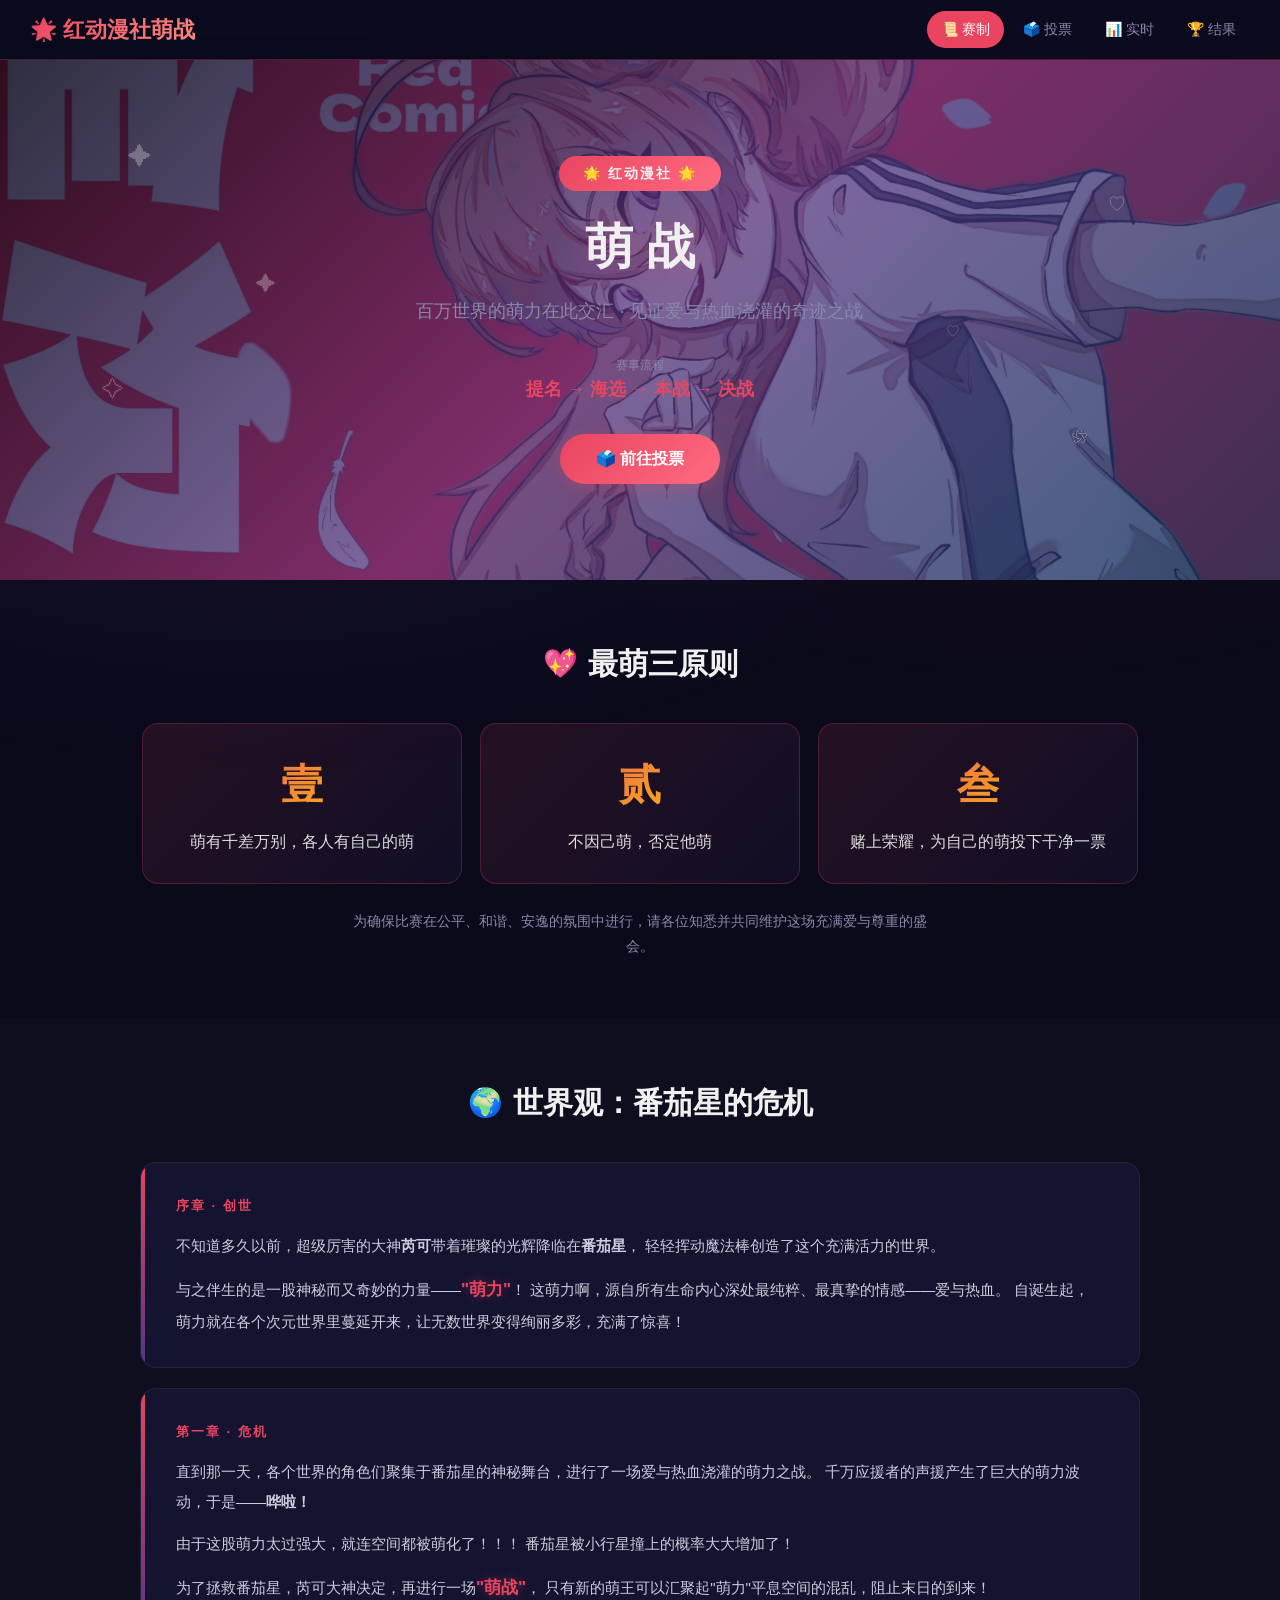
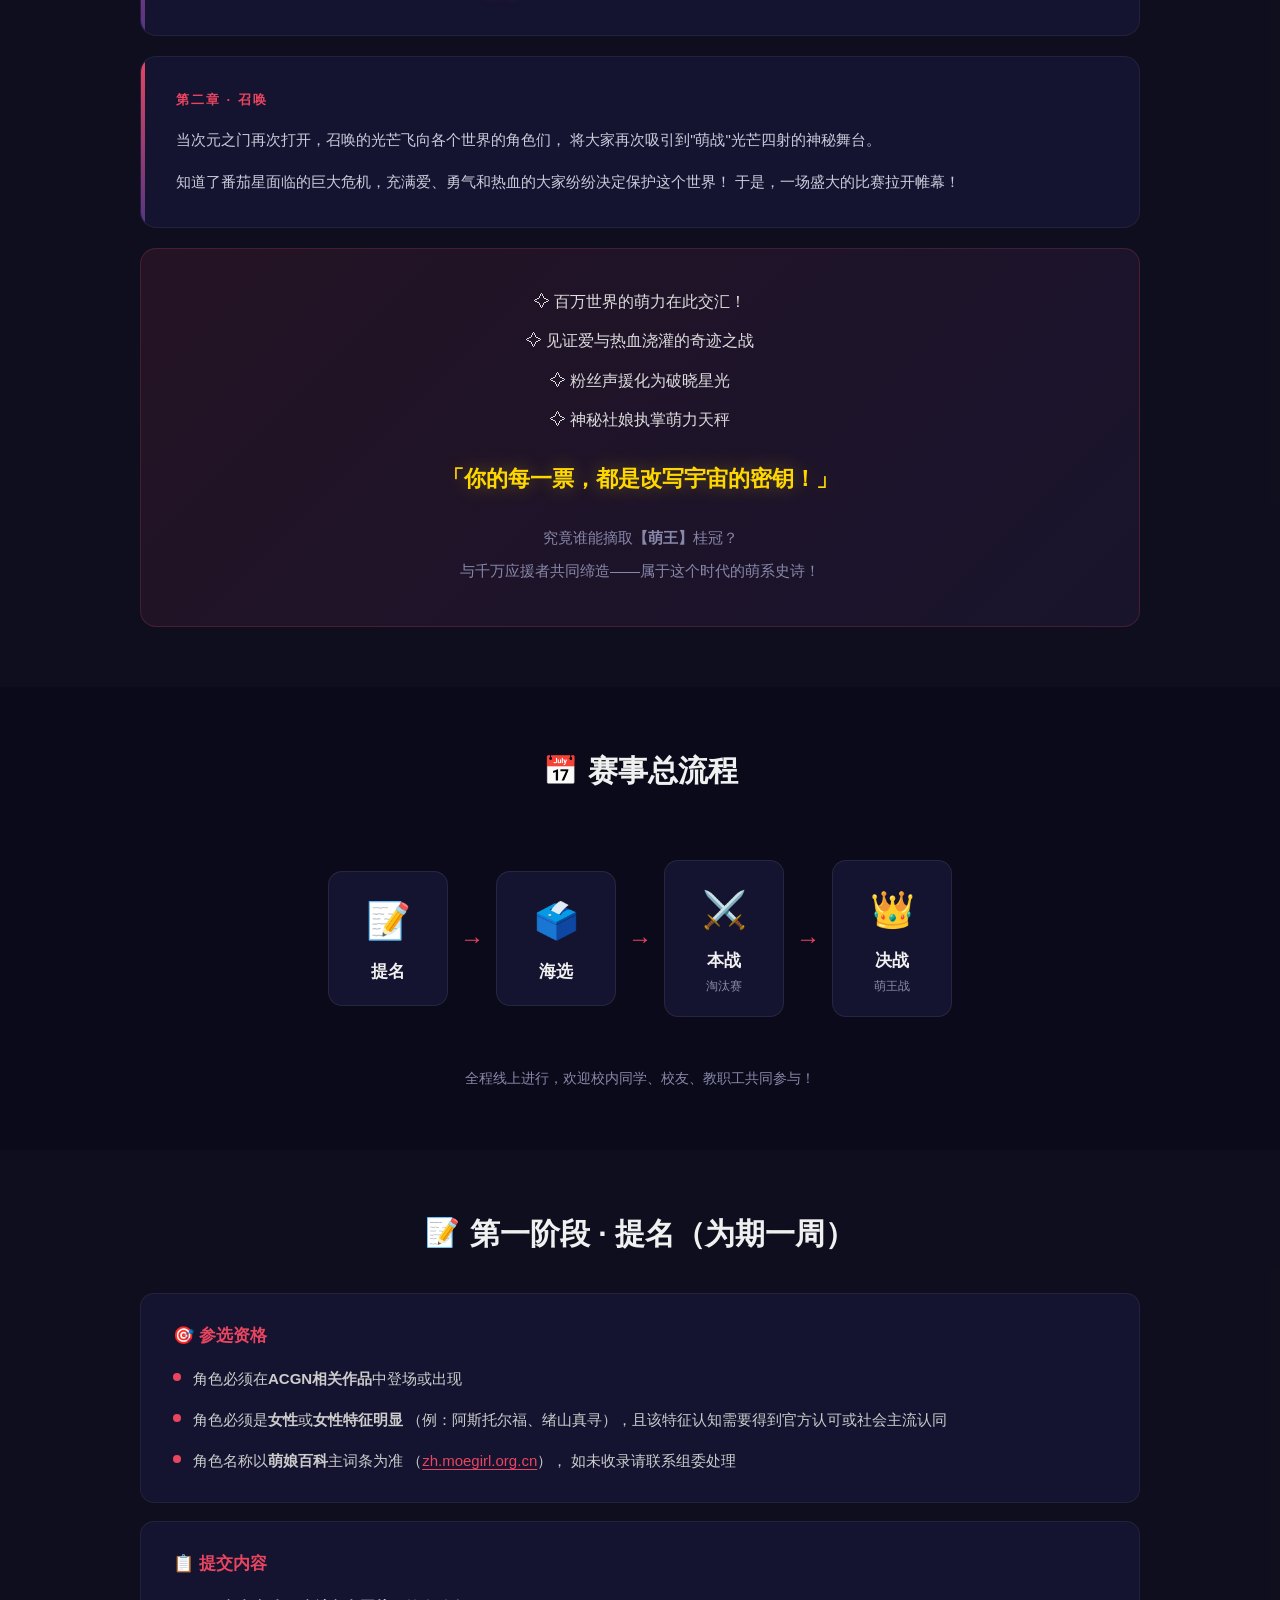
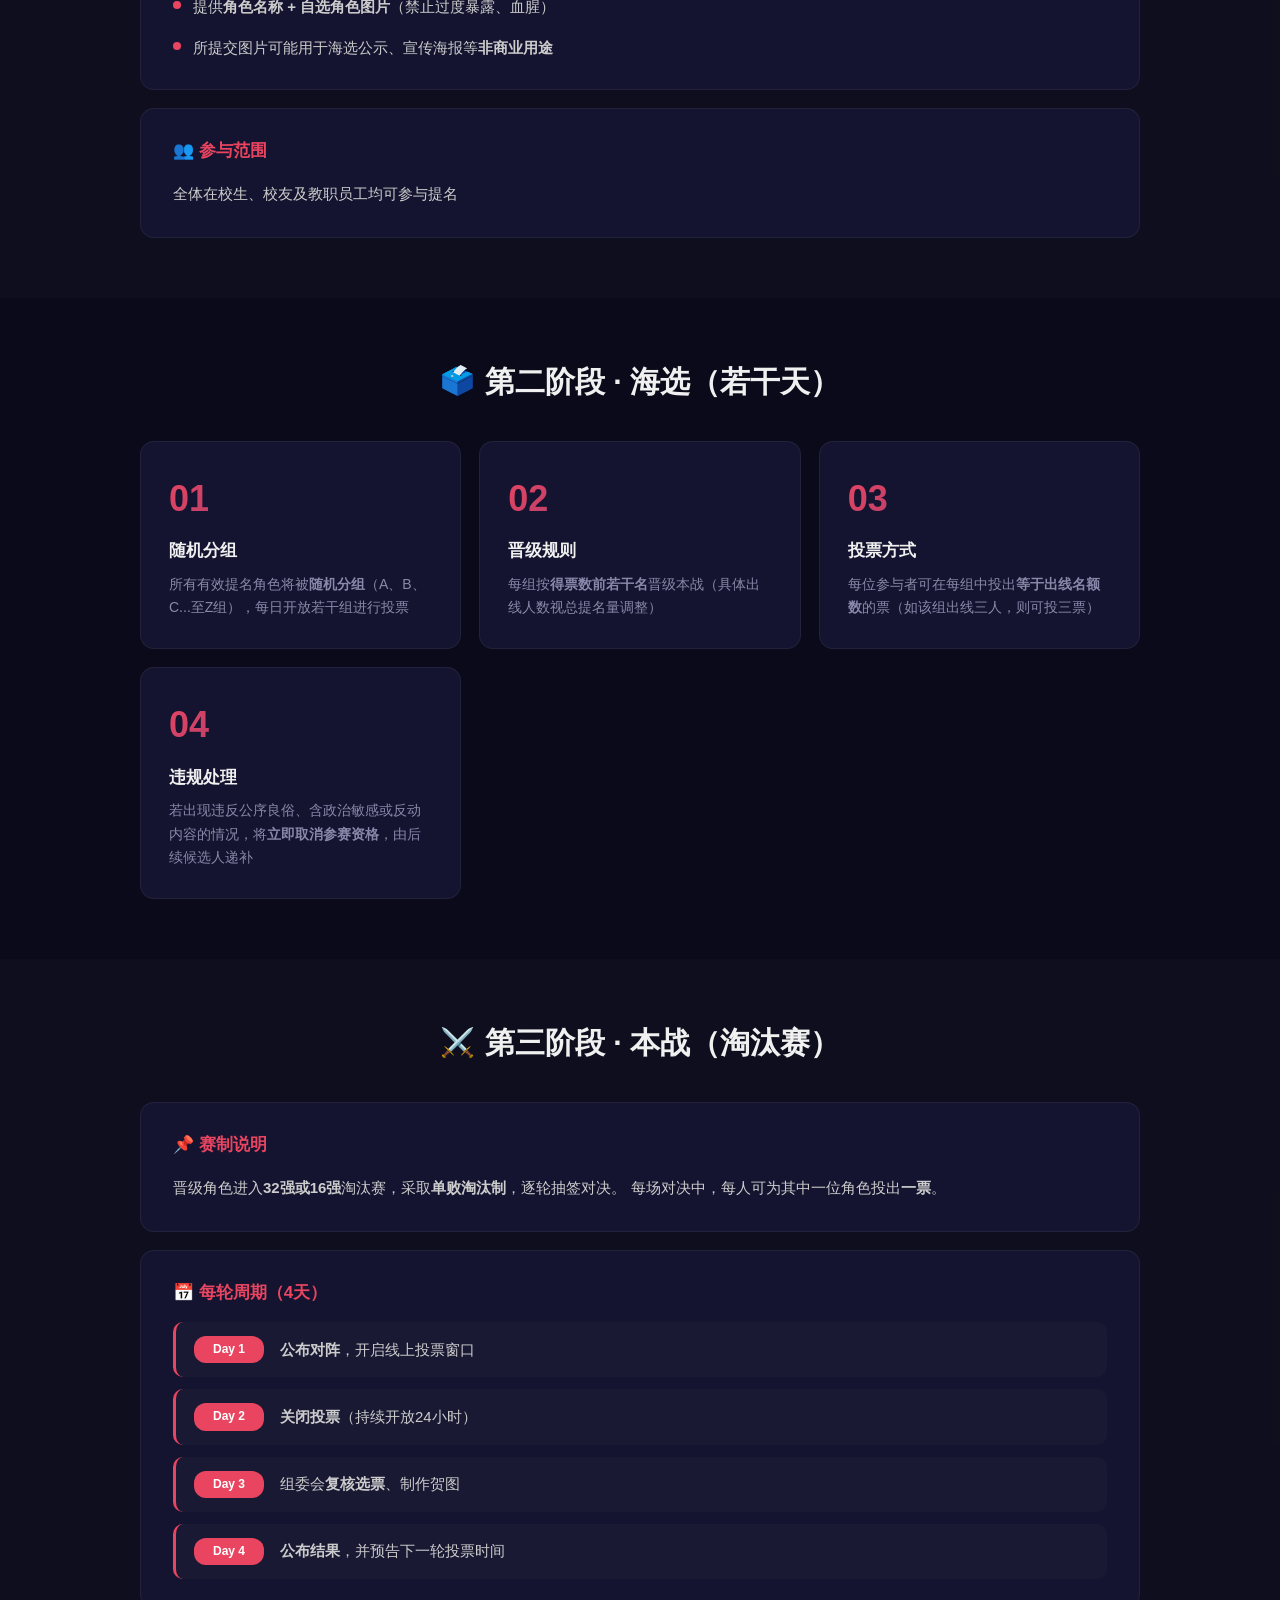
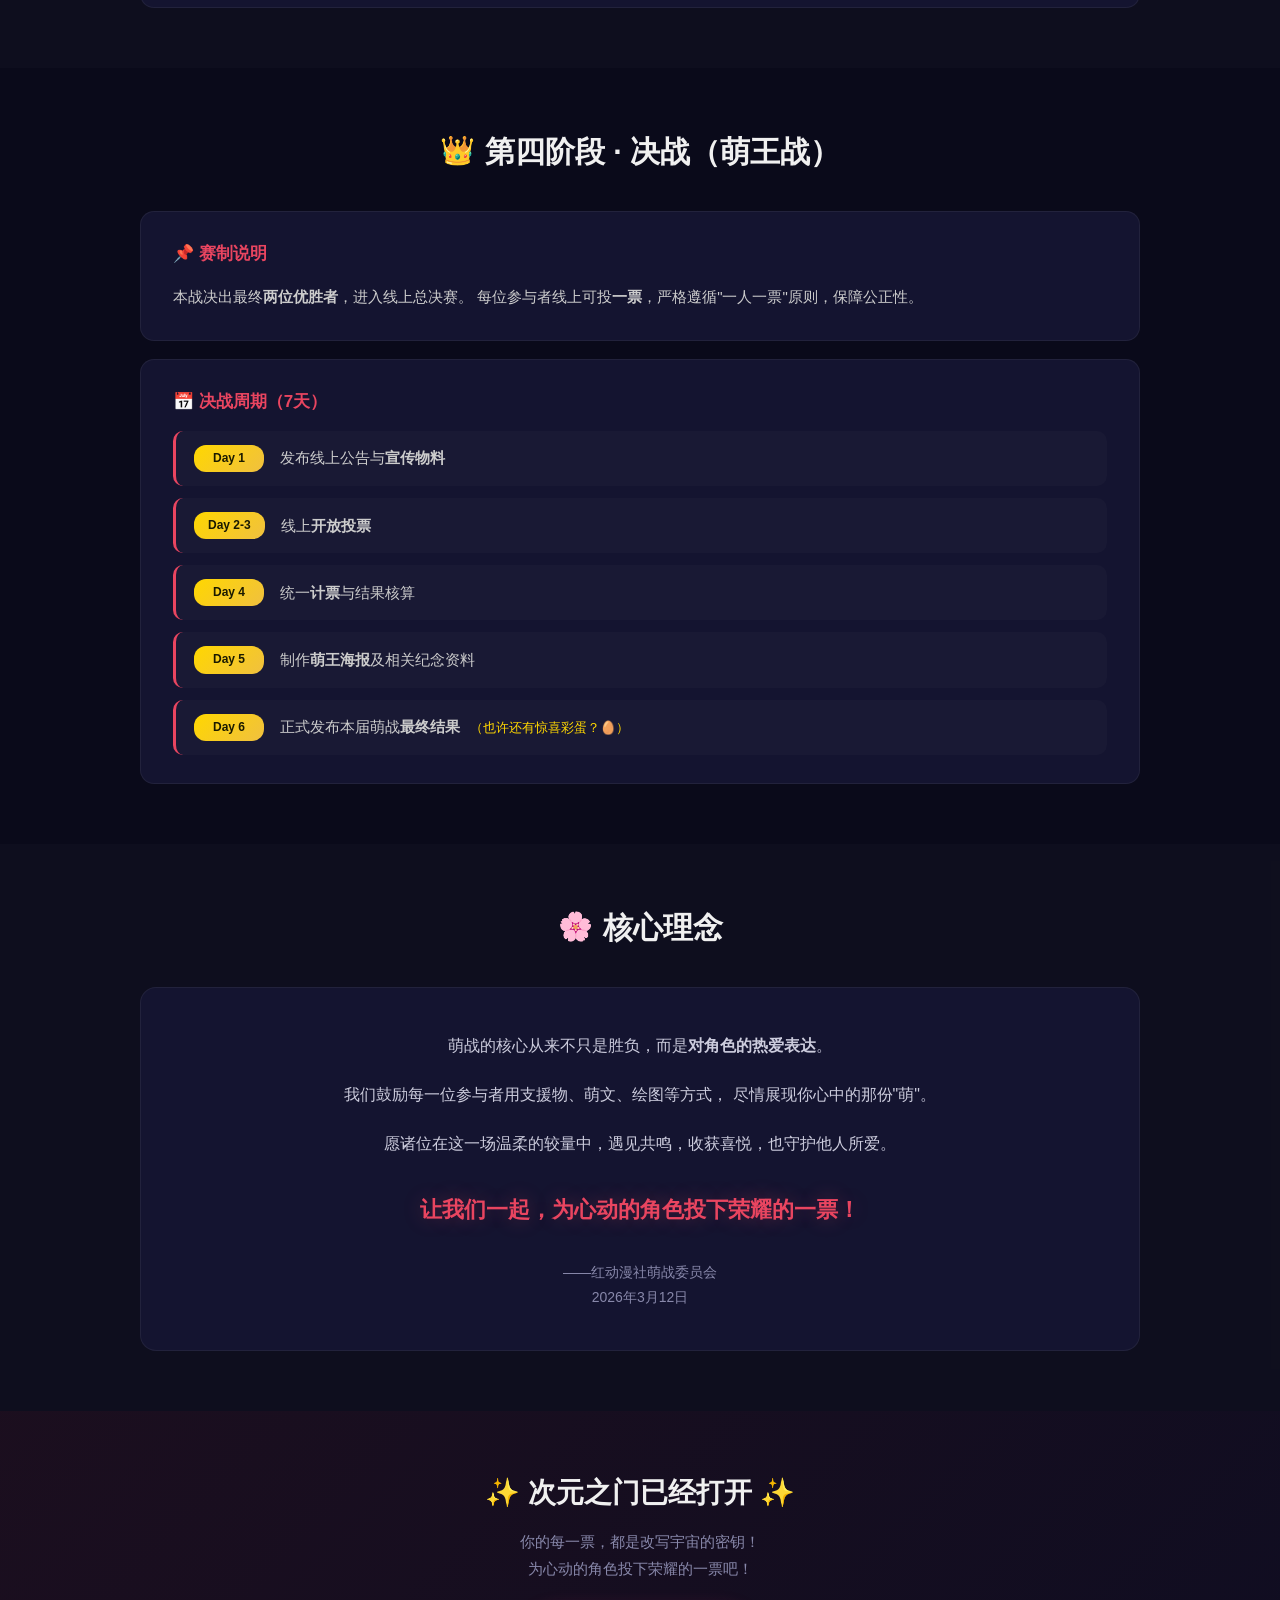
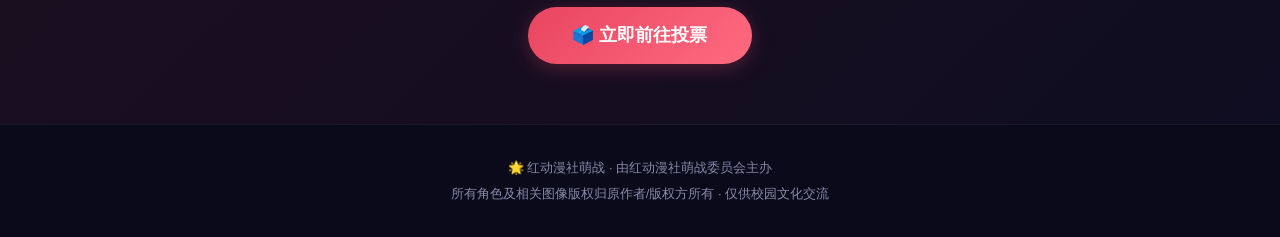
<file: about.html>
<!DOCTYPE html>
<html lang="zh-CN">
<head>
    <meta charset="UTF-8">
    <meta name="viewport" content="width=device-width, initial-scale=1.0">
    <title>📜 赛程赛制 - 红动漫社萌战</title>
    <link rel="stylesheet" href="style.css">
</head>
<body>

    <!-- 导航栏 -->
    <nav class="navbar">
        <div class="nav-brand">🌟 红动漫社萌战</div>
        <div class="nav-links">
            <a href="about.html" class="active">📜 赛制</a>
            <a href="index.html">🗳️ 投票</a>
            <a href="results.html">📊 实时</a>
            <a href="final.html">🏆 结果</a>
        </div>
    </nav>

    <!-- ===== 主视觉横幅 ===== -->
    <header class="about-hero">
        <div class="about-hero-overlay"></div>
        <div class="about-hero-content">
            <div class="about-badge">🌟 红动漫社 🌟</div>
            <h1>萌 战</h1>
            <p class="about-tagline">百万世界的萌力在此交汇 · 见证爱与热血浇灌的奇迹之战</p>
            <div class="about-date-box">
                <div class="date-item">
                    <span class="date-label">赛事流程</span>
                    <span class="date-value" style="font-size:18px;">提名 → 海选 → 本战 → 决战</span>
                </div>
            </div>
            <a href="index.html" class="about-cta-btn">🗳️ 前往投票</a>
        </div>
        <!-- 飘落装饰 -->
        <div class="floating-decor d1">✦</div>
        <div class="floating-decor d2">♡</div>
        <div class="floating-decor d3">✧</div>
        <div class="floating-decor d4">⚝</div>
        <div class="floating-decor d5">✦</div>
        <div class="floating-decor d6">♡</div>
    </header>

    <!-- ===== 最萌三原则 ===== -->
    <section class="about-section">
        <div class="section-inner">
            <h2 class="section-title">
                <span class="title-icon">💖</span>
                最萌三原则
            </h2>
            <div class="principles-box">
                <div class="principle-item">
                    <div class="principle-num">壹</div>
                    <p>萌有千差万别，各人有自己的萌</p>
                </div>
                <div class="principle-item">
                    <div class="principle-num">贰</div>
                    <p>不因己萌，否定他萌</p>
                </div>
                <div class="principle-item">
                    <div class="principle-num">叁</div>
                    <p>赌上荣耀，为自己的萌投下干净一票</p>
                </div>
            </div>
            <p class="principles-footer">
                为确保比赛在公平、和谐、安逸的氛围中进行，请各位知悉并共同维护这场充满爱与尊重的盛会。
            </p>
        </div>
    </section>

    <!-- ===== 世界观故事 ===== -->
    <section class="about-section alt-bg">
        <div class="section-inner">
            <h2 class="section-title">
                <span class="title-icon">🌍</span>
                世界观：番茄星的危机
            </h2>
            <div class="lore-container">

                <div class="lore-card">
                    <div class="lore-chapter">序章 · 创世</div>
                    <p>
                        不知道多久以前，超级厉害的大神<strong>芮可</strong>带着璀璨的光辉降临在<strong>番茄星</strong>，
                        轻轻挥动魔法棒创造了这个充满活力的世界。
                    </p>
                    <p>
                        与之伴生的是一股神秘而又奇妙的力量——<strong class="highlight-moe">"萌力"</strong>！
                        这萌力啊，源自所有生命内心深处最纯粹、最真挚的情感——爱与热血。
                        自诞生起，萌力就在各个次元世界里蔓延开来，让无数世界变得绚丽多彩，充满了惊喜！
                    </p>
                </div>

                <div class="lore-card">
                    <div class="lore-chapter">第一章 · 危机</div>
                    <p>
                        直到那一天，各个世界的角色们聚集于番茄星的神秘舞台，进行了一场爱与热血浇灌的萌力之战。
                        千万应援者的声援产生了巨大的萌力波动，于是——<strong>哗啦！</strong>
                    </p>
                    <p>
                        由于这股萌力太过强大，就连空间都被萌化了！！！
                        番茄星被小行星撞上的概率大大增加了！
                    </p>
                    <p>
                        为了拯救番茄星，芮可大神决定，再进行一场<strong class="highlight-moe">"萌战"</strong>，
                        只有新的萌王可以汇聚起"萌力"平息空间的混乱，阻止末日的到来！
                    </p>
                </div>

                <div class="lore-card">
                    <div class="lore-chapter">第二章 · 召唤</div>
                    <p>
                        当次元之门再次打开，召唤的光芒飞向各个世界的角色们，
                        将大家再次吸引到"萌战"光芒四射的神秘舞台。
                    </p>
                    <p>
                        知道了番茄星面临的巨大危机，充满爱、勇气和热血的大家纷纷决定保护这个世界！
                        于是，一场盛大的比赛拉开帷幕！
                    </p>
                </div>

                <div class="lore-highlight-box">
                    <p>✧ 百万世界的萌力在此交汇！</p>
                    <p>✧ 见证爱与热血浇灌的奇迹之战</p>
                    <p>✧ 粉丝声援化为破晓星光</p>
                    <p>✧ 神秘社娘执掌萌力天秤</p>
                    <div class="lore-quote">
                        「你的每一票，都是改写宇宙的密钥！」
                    </div>
                    <p class="lore-call">
                        究竟谁能摘取<strong>【萌王】</strong>桂冠？<br>
                        与千万应援者共同缔造——属于这个时代的萌系史诗！
                    </p>
                </div>

            </div>
        </div>
    </section>

    <!-- ===== 赛事总流程 ===== -->
    <section class="about-section">
        <div class="section-inner">
            <h2 class="section-title">
                <span class="title-icon">📅</span>
                赛事总流程
            </h2>
            <div class="flow-bar">
                <div class="flow-step">
                    <div class="flow-icon">📝</div>
                    <div class="flow-label">提名</div>
                </div>
                <div class="flow-arrow">→</div>
                <div class="flow-step">
                    <div class="flow-icon">🗳️</div>
                    <div class="flow-label">海选</div>
                </div>
                <div class="flow-arrow">→</div>
                <div class="flow-step">
                    <div class="flow-icon">⚔️</div>
                    <div class="flow-label">本战</div>
                    <div class="flow-sub">淘汰赛</div>
                </div>
                <div class="flow-arrow">→</div>
                <div class="flow-step">
                    <div class="flow-icon">👑</div>
                    <div class="flow-label">决战</div>
                    <div class="flow-sub">萌王战</div>
                </div>
            </div>
            <p class="flow-note">全程线上进行，欢迎校内同学、校友、教职工共同参与！</p>
        </div>
    </section>

    <!-- ===== 第一阶段：提名 ===== -->
    <section class="about-section alt-bg">
        <div class="section-inner">
            <h2 class="section-title">
                <span class="title-icon">📝</span>
                第一阶段 · 提名（为期一周）
            </h2>

            <div class="stage-block">
                <h3 class="stage-subtitle">🎯 参选资格</h3>
                <div class="rule-list">
                    <div class="rule-item">
                        <div class="rule-dot"></div>
                        <div class="rule-text">
                            角色必须在<strong>ACGN相关作品</strong>中登场或出现
                        </div>
                    </div>
                    <div class="rule-item">
                        <div class="rule-dot"></div>
                        <div class="rule-text">
                            角色必须是<strong>女性</strong>或<strong>女性特征明显</strong>
                            （例：阿斯托尔福、绪山真寻），且该特征认知需要得到官方认可或社会主流认同
                        </div>
                    </div>
                    <div class="rule-item">
                        <div class="rule-dot"></div>
                        <div class="rule-text">
                            角色名称以<strong>萌娘百科</strong>主词条为准
                            （<a href="https://zh.moegirl.org.cn/Mainpage" target="_blank" class="inline-link">zh.moegirl.org.cn</a>），
                            如未收录请联系组委处理
                        </div>
                    </div>
                </div>
            </div>

            <div class="stage-block">
                <h3 class="stage-subtitle">📋 提交内容</h3>
                <div class="rule-list">
                    <div class="rule-item">
                        <div class="rule-dot"></div>
                        <div class="rule-text">
                            提供<strong>角色名称 + 自选角色图片</strong>（禁止过度暴露、血腥）
                        </div>
                    </div>
                    <div class="rule-item">
                        <div class="rule-dot"></div>
                        <div class="rule-text">
                            所提交图片可能用于海选公示、宣传海报等<strong>非商业用途</strong>
                        </div>
                    </div>
                </div>
            </div>

            <div class="stage-block">
                <h3 class="stage-subtitle">👥 参与范围</h3>
                <p class="stage-note">全体在校生、校友及教职员工均可参与提名</p>
            </div>
        </div>
    </section>

    <!-- ===== 第二阶段：海选 ===== -->
    <section class="about-section">
        <div class="section-inner">
            <h2 class="section-title">
                <span class="title-icon">🗳️</span>
                第二阶段 · 海选（若干天）
            </h2>
            <div class="rules-grid">
                <div class="rule-card">
                    <div class="rule-number">01</div>
                    <h3>随机分组</h3>
                    <p>所有有效提名角色将被<strong>随机分组</strong>（A、B、C...至Z组），每日开放若干组进行投票</p>
                </div>
                <div class="rule-card">
                    <div class="rule-number">02</div>
                    <h3>晋级规则</h3>
                    <p>每组按<strong>得票数前若干名</strong>晋级本战（具体出线人数视总提名量调整）</p>
                </div>
                <div class="rule-card">
                    <div class="rule-number">03</div>
                    <h3>投票方式</h3>
                    <p>每位参与者可在每组中投出<strong>等于出线名额数</strong>的票（如该组出线三人，则可投三票）</p>
                </div>
                <div class="rule-card">
                    <div class="rule-number">04</div>
                    <h3>违规处理</h3>
                    <p>若出现违反公序良俗、含政治敏感或反动内容的情况，将<strong>立即取消参赛资格</strong>，由后续候选人递补</p>
                </div>
            </div>
        </div>
    </section>

    <!-- ===== 第三阶段：本战 ===== -->
    <section class="about-section alt-bg">
        <div class="section-inner">
            <h2 class="section-title">
                <span class="title-icon">⚔️</span>
                第三阶段 · 本战（淘汰赛）
            </h2>

            <div class="stage-block">
                <h3 class="stage-subtitle">📌 赛制说明</h3>
                <p class="stage-note">
                    晋级角色进入<strong>32强或16强</strong>淘汰赛，采取<strong>单败淘汰制</strong>，逐轮抽签对决。
                    每场对决中，每人可为其中一位角色投出<strong>一票</strong>。
                </p>
            </div>

            <div class="stage-block">
                <h3 class="stage-subtitle">📅 每轮周期（4天）</h3>
                <div class="round-timeline">
                    <div class="round-day">
                        <div class="rd-badge">Day 1</div>
                        <div class="rd-content">
                            <strong>公布对阵</strong>，开启线上投票窗口
                        </div>
                    </div>
                    <div class="round-day">
                        <div class="rd-badge">Day 2</div>
                        <div class="rd-content">
                            <strong>关闭投票</strong>（持续开放24小时）
                        </div>
                    </div>
                    <div class="round-day">
                        <div class="rd-badge">Day 3</div>
                        <div class="rd-content">
                            组委会<strong>复核选票</strong>、制作贺图
                        </div>
                    </div>
                    <div class="round-day">
                        <div class="rd-badge">Day 4</div>
                        <div class="rd-content">
                            <strong>公布结果</strong>，并预告下一轮投票时间
                        </div>
                    </div>
                </div>
            </div>
        </div>
    </section>

    <!-- ===== 第四阶段：决战 ===== -->
    <section class="about-section">
        <div class="section-inner">
            <h2 class="section-title">
                <span class="title-icon">👑</span>
                第四阶段 · 决战（萌王战）
            </h2>

            <div class="stage-block">
                <h3 class="stage-subtitle">📌 赛制说明</h3>
                <p class="stage-note">
                    本战决出最终<strong>两位优胜者</strong>，进入线上总决赛。
                    每位参与者线上可投<strong>一票</strong>，严格遵循"一人一票"原则，保障公正性。
                </p>
            </div>

            <div class="stage-block">
                <h3 class="stage-subtitle">📅 决战周期（7天）</h3>
                <div class="round-timeline">
                    <div class="round-day">
                        <div class="rd-badge rd-gold">Day 1</div>
                        <div class="rd-content">发布线上公告与<strong>宣传物料</strong></div>
                    </div>
                    <div class="round-day">
                        <div class="rd-badge rd-gold">Day 2-3</div>
                        <div class="rd-content">线上<strong>开放投票</strong></div>
                    </div>
                    <div class="round-day">
                        <div class="rd-badge rd-gold">Day 4</div>
                        <div class="rd-content">统一<strong>计票</strong>与结果核算</div>
                    </div>
                    <div class="round-day">
                        <div class="rd-badge rd-gold">Day 5</div>
                        <div class="rd-content">制作<strong>萌王海报</strong>及相关纪念资料</div>
                    </div>
                    <div class="round-day">
                        <div class="rd-badge rd-gold">Day 6</div>
                        <div class="rd-content">
                            正式发布本届萌战<strong>最终结果</strong>
                            <span class="easter-egg">（也许还有惊喜彩蛋？🥚）</span>
                        </div>
                    </div>
                </div>
            </div>
        </div>
    </section>

    <!-- ===== 核心理念 ===== -->
    <section class="about-section alt-bg">
        <div class="section-inner">
            <h2 class="section-title">
                <span class="title-icon">🌸</span>
                核心理念
            </h2>
            <div class="philosophy-card">
                <p>
                    萌战的核心从来不只是胜负，而是<strong>对角色的热爱表达</strong>。
                </p>
                <p>
                    我们鼓励每一位参与者用支援物、萌文、绘图等方式，
                    尽情展现你心中的那份"萌"。
                </p>
                <p>
                    愿诸位在这一场温柔的较量中，遇见共鸣，收获喜悦，也守护他人所爱。
                </p>
                <div class="philosophy-highlight">
                    让我们一起，为心动的角色投下荣耀的一票！
                </div>
                <div class="philosophy-sign">
                    ——红动漫社萌战委员会<br>
                    2026年3月12日
                </div>
            </div>
        </div>
    </section>

    <!-- ===== 底部行动号召 ===== -->
    <section class="about-cta-section">
        <h2>✨ 次元之门已经打开 ✨</h2>
        <p>你的每一票，都是改写宇宙的密钥！<br>为心动的角色投下荣耀的一票吧！</p>
        <a href="index.html" class="about-cta-btn large">🗳️ 立即前往投票</a>
    </section>

    <footer class="footer">
        <p>🌟 红动漫社萌战 · 由红动漫社萌战委员会主办</p>
        <p>所有角色及相关图像版权归原作者/版权方所有 · 仅供校园文化交流</p>
    </footer>

</body>
</html>
</file>
<file: style.css>
/* ============================================================
   ACG角色人气投票 - 完整样式
   ============================================================ */

/* ----- 重置所有浏览器默认样式 ----- */
* {
    margin: 0;
    padding: 0;
    box-sizing: border-box;
}

/* ----- 定义主题颜色（改这里就能换整站配色）----- */
:root {
    --pink: #e94560;
    --dark-blue: #0f3460;
    --purple: #533483;
    --bg-dark: #0a0a1a;
    --bg-card: #141430;
    --bg-card-hover: #1c1c45;
    --text-white: #f0f0f0;
    --text-gray: #8888aa;
    --gold: #ffd700;
    --silver: #c0c0c0;
    --bronze: #cd7f32;
}

/* ----- 页面整体 ----- */
body {
    background-color: var(--bg-dark);
    color: var(--text-white);
    font-family: "Microsoft YaHei", "PingFang SC", "Helvetica Neue", Arial, sans-serif;
    line-height: 1.6;
    overflow-x: hidden;
}

/* 背景装饰 */
body::before {
    content: "";
    position: fixed;
    top: 0; left: 0;
    width: 100%; height: 100%;
    background: 
        radial-gradient(ellipse at 20% 50%, rgba(83, 52, 131, 0.15) 0%, transparent 50%),
        radial-gradient(ellipse at 80% 20%, rgba(233, 69, 96, 0.1) 0%, transparent 50%);
    pointer-events: none;
    z-index: 0;
}

/* ============================================================
   导航栏
   ============================================================ */
.navbar {
    background: rgba(10, 10, 30, 0.9);
    backdrop-filter: blur(15px);
    border-bottom: 1px solid rgba(233, 69, 96, 0.3);
    padding: 0 30px;
    height: 60px;
    display: flex;
    justify-content: space-between;
    align-items: center;
    position: sticky;
    top: 0;
    z-index: 999;
}

.nav-brand {
    font-size: 22px;
    font-weight: 900;
    background: linear-gradient(135deg, var(--pink), #ff8a80);
    -webkit-background-clip: text;
    -webkit-text-fill-color: transparent;
    background-clip: text;
}

.nav-links { display: flex; gap: 8px; }

.nav-links a {
    color: var(--text-gray);
    text-decoration: none;
    padding: 8px 18px;
    border-radius: 20px;
    font-size: 15px;
    transition: all 0.25s;
}

.nav-links a:hover { color: #fff; background: rgba(255,255,255,0.08); }
.nav-links a.active { color: #fff; background: var(--pink); }

/* ============================================================
   顶部横幅
   ============================================================ */
.hero {
    position: relative;
    background: linear-gradient(135deg, var(--dark-blue), var(--purple));
    padding: 50px 20px 40px;
    text-align: center;
    z-index: 1;
    overflow: hidden;
}

.hero::after {
    content: ""; position: absolute;
    bottom: 0; left: 0; right: 0; height: 60px;
    background: linear-gradient(to top, var(--bg-dark), transparent);
}

.hero h1 {
    font-size: clamp(24px, 5vw, 42px);
    margin-bottom: 12px;
    text-shadow: 0 0 30px rgba(233,69,96,0.4);
}

.subtitle {
    color: var(--text-gray);
    font-size: clamp(14px, 2.5vw, 18px);
    margin-bottom: 28px;
}

.stats-bar {
    display: flex;
    justify-content: center;
    gap: clamp(30px, 6vw, 80px);
    position: relative;
    z-index: 1;
}

.stat-item { text-align: center; }

.stat-number {
    display: block;
    font-size: clamp(28px, 4vw, 40px);
    font-weight: 900;
    color: var(--pink);
    line-height: 1.2;
}

.stat-label { font-size: 13px; color: var(--text-gray); }

/* ============================================================
   筛选栏 & 搜索
   ============================================================ */
.filter-section {
    position: relative; z-index: 1;
    padding: 25px 30px;
    display: flex;
    justify-content: space-between;
    align-items: center;
    flex-wrap: wrap;
    gap: 15px;
    max-width: 1400px;
    margin: 0 auto;
}

.filter-container { display: flex; gap: 8px; flex-wrap: wrap; }

.filter-btn {
    padding: 7px 18px;
    background: rgba(255,255,255,0.05);
    border: 1px solid rgba(255,255,255,0.1);
    color: var(--text-gray);
    border-radius: 20px;
    cursor: pointer;
    font-size: 14px;
    transition: all 0.25s;
}

.filter-btn:hover { border-color: var(--pink); color: #fff; }
.filter-btn.active { background: var(--pink); border-color: var(--pink); color: #fff; }

.search-box input {
    width: clamp(200px, 30vw, 300px);
    padding: 9px 18px;
    background: rgba(255,255,255,0.06);
    border: 1px solid rgba(255,255,255,0.12);
    color: #fff;
    border-radius: 20px;
    font-size: 14px;
    outline: none;
    transition: border-color 0.25s;
}

.search-box input:focus { border-color: var(--pink); }
.search-box input::placeholder { color: #666; }

/* ============================================================
   角色卡片 - 网格布局
   ============================================================ */
.characters-section {
    position: relative; z-index: 1;
    padding: 10px 30px 40px;
    max-width: 1400px;
    margin: 0 auto;
}

.character-grid {
    display: grid;
    grid-template-columns: repeat(auto-fill, minmax(270px, 1fr));
    gap: 22px;
}

/* ----- 单张角色卡片 ----- */
.char-card {
    background: var(--bg-card);
    border: 1px solid rgba(255,255,255,0.06);
    border-radius: 14px;
    overflow: hidden;
    transition: all 0.3s ease;
    position: relative;
}

.char-card:hover {
    transform: translateY(-6px);
    border-color: var(--pink);
    box-shadow: 0 12px 35px rgba(233,69,96,0.15);
}

/* 排名角标 */
.rank-badge {
    position: absolute;
    top: 12px; left: 12px;
    min-width: 32px; height: 32px;
    border-radius: 16px;
    display: flex;
    align-items: center;
    justify-content: center;
    font-weight: 800;
    font-size: 14px;
    z-index: 2;
    padding: 0 8px;
}

.rank-1 { background: var(--gold); color: #1a1a00; }
.rank-2 { background: var(--silver); color: #1a1a1a; }
.rank-3 { background: var(--bronze); color: #fff; }
.rank-n { background: rgba(0,0,0,0.55); color: #ccc; backdrop-filter: blur(4px); }

/* 角色图片/占位 */
.char-visual {
    width: 100%;
    height: 280px;
    display: flex;
    align-items: center;
    justify-content: center;
    font-size: 72px;
    background: linear-gradient(135deg, var(--dark-blue), var(--purple));
    user-select: none;
    overflow: hidden;
    position: relative;
}

.char-visual img {
    width: 100%;
    height: 100%;
    object-fit: cover;
}

.char-body { padding: 16px 18px 6px; }

.char-body h3 {
    font-size: 18px;
    margin-bottom: 4px;
    white-space: nowrap;
    overflow: hidden;
    text-overflow: ellipsis;
}

.char-anime {
    font-size: 13px;
    color: var(--pink);
    margin-bottom: 6px;
    white-space: nowrap;
    overflow: hidden;
    text-overflow: ellipsis;
}

.char-desc {
    font-size: 12px;
    color: var(--text-gray);
    display: -webkit-box;
    -webkit-line-clamp: 2;
    -webkit-box-orient: vertical;
    overflow: hidden;
    min-height: 36px;
}

/* 卡片底部：票数 + 按钮 */
.char-footer {
    display: flex;
    justify-content: space-between;
    align-items: center;
    padding: 12px 18px 16px;
}

.vote-num { font-size: 13px; color: var(--text-gray); }
.vote-num strong { color: var(--pink); font-size: 20px; margin-right: 3px; }

.vote-btn {
    padding: 7px 22px;
    background: linear-gradient(135deg, var(--pink), #ff6b81);
    color: #fff;
    border: none;
    border-radius: 20px;
    font-size: 14px;
    font-weight: 700;
    cursor: pointer;
    transition: all 0.25s;
}

.vote-btn:hover {
    transform: scale(1.06);
    box-shadow: 0 4px 18px rgba(233,69,96,0.45);
}

.vote-btn:disabled {
    background: #333 !important;
    color: #666 !important;
    cursor: not-allowed;
    transform: none !important;
    box-shadow: none !important;
}

.vote-btn.voted {
    background: linear-gradient(135deg, #2a2a4a, #333360);
    color: #8888aa;
}

/* ============================================================
   快速排行榜
   ============================================================ */
.quick-ranking {
    position: relative; z-index: 1;
    max-width: 700px;
    margin: 0 auto 50px;
    padding: 0 30px;
}

.quick-ranking h2 {
    text-align: center;
    margin-bottom: 20px;
    font-size: 22px;
}

.top5-list { display: flex; flex-direction: column; gap: 10px; }

.top5-item {
    display: flex;
    align-items: center;
    gap: 14px;
    background: var(--bg-card);
    border: 1px solid rgba(255,255,255,0.06);
    border-radius: 12px;
    padding: 12px 18px;
    transition: border-color 0.25s;
}

.top5-item:hover { border-color: var(--pink); }

.top5-rank {
    font-size: 22px;
    font-weight: 900;
    min-width: 36px;
    text-align: center;
}

.top5-rank.r1 { color: var(--gold); }
.top5-rank.r2 { color: var(--silver); }
.top5-rank.r3 { color: var(--bronze); }
.top5-rank.rn { color: var(--text-gray); }

.top5-emoji { font-size: 28px; }

.top5-info { flex: 1; min-width: 0; }
.top5-info .t5-name { font-weight: 700; font-size: 15px; }
.top5-info .t5-anime { font-size: 12px; color: var(--text-gray); }

.top5-votes {
    font-size: 18px;
    font-weight: 800;
    color: var(--pink);
    white-space: nowrap;
}

.top5-bar {
    width: 100%;
    height: 4px;
    background: rgba(255,255,255,0.06);
    border-radius: 2px;
    margin-top: 6px;
    overflow: hidden;
}

.top5-bar-fill {
    height: 100%;
    background: linear-gradient(90deg, var(--pink), var(--purple));
    border-radius: 2px;
    transition: width 0.8s ease;
}

.view-all-btn {
    display: block;
    text-align: center;
    margin-top: 20px;
    color: var(--pink);
    text-decoration: none;
    font-size: 15px;
    padding: 10px;
    border: 1px solid var(--pink);
    border-radius: 25px;
    transition: all 0.25s;
}

.view-all-btn:hover { background: var(--pink); color: #fff; }

/* ============================================================
   弹窗
   ============================================================ */
.modal-overlay {
    display: none;
    position: fixed;
    inset: 0;
    background: rgba(0,0,0,0.65);
    backdrop-filter: blur(6px);
    z-index: 9999;
    justify-content: center;
    align-items: center;
}

.modal-overlay.show { display: flex; }

.modal-box {
    background: var(--bg-card);
    border: 1px solid var(--pink);
    border-radius: 18px;
    padding: 35px 40px;
    text-align: center;
    max-width: 380px;
    width: 90%;
    animation: popIn 0.3s ease;
}

@keyframes popIn {
    from { opacity: 0; transform: scale(0.85); }
    to   { opacity: 1; transform: scale(1); }
}

.modal-icon { font-size: 56px; margin-bottom: 10px; }

.modal-box h2 { font-size: 22px; margin-bottom: 8px; color: var(--pink); }
.modal-box p  { font-size: 14px; color: var(--text-gray); line-height: 1.7; }

.modal-close-btn {
    margin-top: 22px;
    padding: 9px 36px;
    background: linear-gradient(135deg, var(--pink), #ff6b81);
    color: #fff;
    border: none;
    border-radius: 20px;
    font-size: 15px;
    cursor: pointer;
    transition: transform 0.2s;
}

.modal-close-btn:hover { transform: scale(1.05); }

/* ============================================================
   页脚
   ============================================================ */
.footer {
    position: relative; z-index: 1;
    text-align: center;
    padding: 30px 20px;
    border-top: 1px solid rgba(255,255,255,0.06);
    color: var(--text-gray);
    font-size: 13px;
    line-height: 2;
}

/* ============================================================
   加载动画
   ============================================================ */
.loading {
    grid-column: 1 / -1;
    display: flex;
    justify-content: center;
    padding: 60px 0;
}

.loading-spinner {
    width: 44px; height: 44px;
    border: 4px solid rgba(255,255,255,0.08);
    border-top-color: var(--pink);
    border-radius: 50%;
    animation: spin 0.7s linear infinite;
}

@keyframes spin { to { transform: rotate(360deg); } }

/* ============================================================
   ----- 结果页专用样式 -----
   ============================================================ */
.results-hero {
    position: relative; z-index: 1;
    background: linear-gradient(135deg, var(--dark-blue), var(--purple));
    padding: 40px 20px;
    text-align: center;
}

.results-hero h1 { font-size: clamp(22px, 4vw, 36px); margin-bottom: 8px; }
.results-hero p { color: var(--text-gray); font-size: 15px; }

.charts-wrapper {
    position: relative; z-index: 1;
    max-width: 1200px;
    margin: 30px auto;
    padding: 0 30px;
    display: grid;
    grid-template-columns: repeat(auto-fit, minmax(400px, 1fr));
    gap: 25px;
}

.chart-box {
    background: var(--bg-card);
    border: 1px solid rgba(255,255,255,0.06);
    border-radius: 14px;
    padding: 25px;
}

.chart-box h2 { font-size: 18px; margin-bottom: 18px; text-align: center; }

/* 排名表格 */
.ranking-wrapper {
    position: relative; z-index: 1;
    max-width: 900px;
    margin: 30px auto 60px;
    padding: 0 30px;
}

.ranking-wrapper h2 { text-align: center; margin-bottom: 18px; }

.rank-table {
    width: 100%;
    border-collapse: collapse;
    background: var(--bg-card);
    border-radius: 12px;
    overflow: hidden;
}

.rank-table th {
    background: var(--dark-blue);
    padding: 13px 16px;
    text-align: left;
    font-size: 13px;
    color: var(--text-gray);
    letter-spacing: 0.5px;
}

.rank-table td {
    padding: 11px 16px;
    border-bottom: 1px solid rgba(255,255,255,0.04);
    font-size: 14px;
}

.rank-table tbody tr:hover { background: var(--bg-card-hover); }

.rank-table .col-rank { width: 60px; font-weight: 800; font-size: 17px; }
.rank-table .gold   { color: var(--gold); }
.rank-table .silver { color: var(--silver); }
.rank-table .bronz  { color: var(--bronze); }

.rank-table .col-bar {
    width: 150px;
}

.mini-bar {
    width: 100%;
    height: 6px;
    background: rgba(255,255,255,0.06);
    border-radius: 3px;
    overflow: hidden;
}

.mini-bar-fill {
    height: 100%;
    background: linear-gradient(90deg, var(--pink), var(--purple));
    border-radius: 3px;
}

/* ============================================================
   响应式（手机适配）
   ============================================================ */
@media (max-width: 768px) {
    .navbar { padding: 0 16px; }
    .nav-brand { font-size: 18px; }

    .filter-section {
        flex-direction: column;
        align-items: stretch;
        padding: 18px 16px;
    }

    .search-box input { width: 100%; }

    .characters-section { padding: 10px 16px 30px; }
    .character-grid {
        grid-template-columns: repeat(auto-fill, minmax(240px, 1fr));
        gap: 14px;
    }

    .quick-ranking { padding: 0 16px; }
    .charts-wrapper { grid-template-columns: 1fr; padding: 0 16px; }
    .ranking-wrapper { padding: 0 16px; }

    .stats-bar { gap: 20px; }
}

@media (max-width: 480px) {
    .character-grid {
        grid-template-columns: 1fr;
    }
}
/* ============================================================
   ===== 新增：活动介绍页 + 最终结果页 + 装饰效果 =====
   ============================================================ */

/* ---------- 所有页面导航栏更新（4个页面） ---------- */
.nav-links { gap: 5px; }
.nav-links a { padding: 7px 14px; font-size: 14px; }

/* ---------- 活动介绍页 - 主视觉 ---------- */
.about-hero {
    position: relative;
    min-height: 520px;
    display: flex;
    align-items: center;
    justify-content: center;
    text-align: center;
    overflow: hidden;
    z-index: 1;
    /* 👇 这里引用你的背景图片 */
    background: url('images/about-bg.jpg.jpg') center/cover no-repeat;
}

/* 背景图上面盖一层半透明渐变色（让文字看得清） */
.about-hero-overlay {
    position: absolute;
    inset: 0;
    background: linear-gradient(
        135deg,
        rgba(10, 10, 30, 0.85),
        rgba(83, 52, 131, 0.75),
        rgba(15, 52, 96, 0.8)
    );
    z-index: 1;
}

.about-hero-content {
    position: relative;
    z-index: 2;
    padding: 40px 20px;
}

.about-badge {
    display: inline-block;
    background: linear-gradient(135deg, var(--pink), #ff6b81);
    padding: 6px 24px;
    border-radius: 20px;
    font-size: 14px;
    font-weight: 700;
    margin-bottom: 18px;
    letter-spacing: 2px;
}

.about-hero-content h1 {
    font-size: clamp(28px, 5vw, 48px);
    margin-bottom: 12px;
    text-shadow: 0 0 40px rgba(233,69,96,0.4);
}

.about-tagline {
    font-size: clamp(14px, 2.5vw, 18px);
    color: var(--text-gray);
    margin-bottom: 30px;
}

/* 日期展示 */
.about-date-box {
    display: flex;
    align-items: center;
    justify-content: center;
    gap: 20px;
    margin-bottom: 30px;
}

.date-item { text-align: center; }
.date-label { display: block; font-size: 12px; color: var(--text-gray); }
.date-value { display: block; font-size: 24px; font-weight: 800; color: var(--pink); }
.date-divider { font-size: 24px; color: var(--text-gray); }

/* CTA按钮 */
.about-cta-btn {
    display: inline-block;
    padding: 12px 36px;
    background: linear-gradient(135deg, var(--pink), #ff6b81);
    color: #fff;
    text-decoration: none;
    border-radius: 30px;
    font-size: 16px;
    font-weight: 700;
    transition: all 0.3s;
    box-shadow: 0 4px 20px rgba(233,69,96,0.3);
}

.about-cta-btn:hover {
    transform: translateY(-3px);
    box-shadow: 0 8px 30px rgba(233,69,96,0.5);
}

.about-cta-btn.large {
    padding: 14px 44px;
    font-size: 18px;
}

/* ---------- 飘浮装饰元素 ---------- */
.floating-decor {
    position: absolute;
    font-size: 20px;
    opacity: 0.3;
    z-index: 2;
    animation: floatUpDown 6s ease-in-out infinite;
    pointer-events: none;
}

.d1 { top: 15%; left: 10%; animation-delay: 0s; font-size: 24px; }
.d2 { top: 25%; right: 12%; animation-delay: 1s; font-size: 18px; }
.d3 { top: 60%; left: 8%; animation-delay: 2s; font-size: 22px; }
.d4 { top: 70%; right: 15%; animation-delay: 3s; font-size: 16px; }
.d5 { top: 40%; left: 20%; animation-delay: 1.5s; font-size: 20px; }
.d6 { top: 50%; right: 25%; animation-delay: 2.5s; font-size: 14px; }

@keyframes floatUpDown {
    0%, 100% { transform: translateY(0) rotate(0deg); }
    50% { transform: translateY(-20px) rotate(10deg); }
}

/* ---------- 通用内容区域 ---------- */
.about-section {
    position: relative;
    z-index: 1;
    padding: 60px 20px;
}

.about-section.alt-bg {
    background: rgba(255,255,255,0.02);
}

.section-inner {
    max-width: 1000px;
    margin: 0 auto;
}

.section-title {
    text-align: center;
    font-size: clamp(22px, 3.5vw, 30px);
    margin-bottom: 35px;
    display: flex;
    align-items: center;
    justify-content: center;
    gap: 10px;
}

.title-icon { font-size: 28px; }

/* ---------- 活动背景故事卡片 ---------- */
.story-card {
    background: var(--bg-card);
    border: 1px solid rgba(255,255,255,0.06);
    border-radius: 16px;
    padding: 35px 40px;
    line-height: 2;
    font-size: 15px;
    color: #ccccdd;
}

.story-card p { margin-bottom: 16px; }
.story-card p:last-child { margin-bottom: 0; }

.story-highlight {
    text-align: center;
    font-size: 18px;
    color: var(--pink) !important;
    font-weight: 700;
    margin-top: 20px !important;
}

/* ---------- 规则卡片 ---------- */
.rules-grid {
    display: grid;
    grid-template-columns: repeat(auto-fill, minmax(280px, 1fr));
    gap: 18px;
}

.rule-card {
    background: var(--bg-card);
    border: 1px solid rgba(255,255,255,0.06);
    border-radius: 14px;
    padding: 28px;
    transition: all 0.3s;
}

.rule-card:hover {
    border-color: var(--pink);
    transform: translateY(-4px);
}

.rule-number {
    font-size: 36px;
    font-weight: 900;
    background: linear-gradient(135deg, var(--pink), var(--purple));
    -webkit-background-clip: text;
    -webkit-text-fill-color: transparent;
    background-clip: text;
    margin-bottom: 10px;
}

.rule-card h3 {
    font-size: 17px;
    margin-bottom: 8px;
}

.rule-card p {
    font-size: 14px;
    color: var(--text-gray);
    line-height: 1.7;
}

/* ---------- 时间线 ---------- */
.timeline {
    position: relative;
    padding-left: 40px;
}

.timeline::before {
    content: "";
    position: absolute;
    left: 14px;
    top: 8px;
    bottom: 8px;
    width: 2px;
    background: rgba(255,255,255,0.1);
}

.timeline-item {
    position: relative;
    margin-bottom: 35px;
}

.timeline-item:last-child { margin-bottom: 0; }

.tl-dot {
    position: absolute;
    left: -33px;
    top: 6px;
    width: 16px;
    height: 16px;
    border-radius: 50%;
    background: #333;
    border: 3px solid #555;
}

.tl-dot.active {
    background: var(--pink);
    border-color: var(--pink);
    box-shadow: 0 0 12px rgba(233,69,96,0.4);
}

.tl-content {
    background: var(--bg-card);
    border: 1px solid rgba(255,255,255,0.06);
    border-radius: 12px;
    padding: 22px 28px;
}

.tl-date {
    font-size: 13px;
    color: var(--pink);
    font-weight: 700;
    margin-bottom: 6px;
}

.tl-content h3 { font-size: 17px; margin-bottom: 6px; }
.tl-content p { font-size: 14px; color: var(--text-gray); }

/* ---------- 分组概览 ---------- */
.group-overview {
    display: grid;
    grid-template-columns: repeat(auto-fill, minmax(240px, 1fr));
    gap: 18px;
}

.group-card {
    border-radius: 14px;
    padding: 28px;
    text-align: center;
    border: 1px solid rgba(255,255,255,0.06);
    transition: all 0.3s;
}

.group-card:hover { transform: translateY(-4px); }

.gc-anime  { background: linear-gradient(135deg, rgba(233,69,96,0.15), rgba(233,69,96,0.05)); }
.gc-game   { background: linear-gradient(135deg, rgba(83,52,131,0.15), rgba(83,52,131,0.05)); }
.gc-comic  { background: linear-gradient(135deg, rgba(15,52,96,0.2), rgba(15,52,96,0.05)); }
.gc-vtuber { background: linear-gradient(135deg, rgba(255,215,0,0.12), rgba(255,215,0,0.03)); }

.gc-icon { font-size: 40px; margin-bottom: 12px; }
.group-card h3 { font-size: 17px; margin-bottom: 8px; }
.group-card p { font-size: 13px; color: var(--text-gray); margin-bottom: 10px; }
.gc-examples { font-size: 12px; color: #666; }

/* ---------- 底部CTA ---------- */
.about-cta-section {
    position: relative;
    z-index: 1;
    text-align: center;
    padding: 60px 20px;
    background: linear-gradient(135deg, rgba(233,69,96,0.08), rgba(83,52,131,0.08));
}

.about-cta-section h2 {
    font-size: 28px;
    margin-bottom: 12px;
}

.about-cta-section p {
    color: var(--text-gray);
    margin-bottom: 25px;
    font-size: 15px;
    line-height: 1.8;
}

/* ============================================================
   最终结果页
   ============================================================ */

/* 结果主视觉 */
.final-hero {
    position: relative;
    min-height: 400px;
    display: flex;
    align-items: center;
    justify-content: center;
    text-align: center;
    overflow: hidden;
    z-index: 1;
    background: url('images/banner-bg.jpg.jpg') center/cover no-repeat;
}

.final-hero-overlay {
    position: absolute;
    inset: 0;
    background: linear-gradient(135deg,
        rgba(10,10,30,0.88),
        rgba(83,52,131,0.75),
        rgba(233,69,96,0.3)
    );
    z-index: 1;
}

.final-hero-content {
    position: relative;
    z-index: 2;
    padding: 40px 20px;
}

.crown-icon {
    font-size: 64px;
    margin-bottom: 15px;
    animation: floatUpDown 3s ease-in-out infinite;
}

.final-hero-content h1 {
    font-size: clamp(24px, 5vw, 42px);
    margin-bottom: 10px;
}

.final-subtitle {
    font-size: 20px;
    color: var(--gold);
    letter-spacing: 4px;
}

/* 总冠军卡片 */
.champion-section {
    position: relative;
    z-index: 1;
    padding: 50px 20px 30px;
    max-width: 700px;
    margin: 0 auto;
}

.champion-card {
    background: linear-gradient(135deg, #1a1035, #241545);
    border: 2px solid var(--gold);
    border-radius: 20px;
    padding: 40px;
    text-align: center;
    box-shadow: 0 0 40px rgba(255,215,0,0.15);
}

.champ-emoji { font-size: 80px; margin-bottom: 15px; }
.champ-crown { font-size: 36px; margin-bottom: 5px; }
.champ-name { font-size: 32px; color: var(--gold); margin-bottom: 5px; }
.champ-anime { font-size: 16px; color: var(--text-gray); margin-bottom: 15px; }
.champ-votes { font-size: 40px; font-weight: 900; color: var(--pink); }
.champ-pct { font-size: 14px; color: var(--text-gray); margin-top: 5px; }

/* 领奖台 */
.podium-section {
    position: relative;
    z-index: 1;
    padding: 30px 20px 50px;
    max-width: 800px;
    margin: 0 auto;
}

.podium {
    display: flex;
    align-items: flex-end;
    justify-content: center;
    gap: 15px;
    margin-top: 20px;
}

.podium-item {
    text-align: center;
    flex: 1;
    max-width: 220px;
}

.podium-char-emoji { font-size: 48px; margin-bottom: 8px; }
.podium-char-name { font-size: 16px; font-weight: 700; margin-bottom: 4px; }
.podium-char-votes { font-size: 14px; color: var(--pink); margin-bottom: 10px; }

.podium-block {
    background: linear-gradient(180deg, var(--bg-card), rgba(255,255,255,0.05));
    border: 1px solid rgba(255,255,255,0.1);
    border-radius: 10px 10px 0 0;
    display: flex;
    align-items: flex-end;
    justify-content: center;
    padding-bottom: 15px;
}

.p1 .podium-block { border-color: var(--gold); background: linear-gradient(180deg, rgba(255,215,0,0.15), var(--bg-card)); }
.p2 .podium-block { border-color: var(--silver); }
.p3 .podium-block { border-color: var(--bronze); }

.podium-label { font-size: 14px; font-weight: 700; }

/* 各组冠军 */
.group-champions-section {
    position: relative;
    z-index: 1;
    padding: 40px 20px;
    max-width: 1000px;
    margin: 0 auto;
}

.group-champs-grid {
    display: grid;
    grid-template-columns: repeat(auto-fill, minmax(200px, 1fr));
    gap: 18px;
}

.gc-result-card {
    background: var(--bg-card);
    border: 1px solid rgba(255,255,255,0.06);
    border-radius: 14px;
    padding: 25px;
    text-align: center;
    transition: all 0.3s;
}

.gc-result-card:hover { border-color: var(--pink); transform: translateY(-4px); }
.gc-result-group { font-size: 13px; color: var(--pink); margin-bottom: 10px; }
.gc-result-emoji { font-size: 44px; margin-bottom: 10px; }
.gc-result-card h3 { font-size: 17px; margin-bottom: 4px; }
.gc-result-card p { font-size: 13px; color: var(--text-gray); margin-bottom: 10px; }
.gc-result-votes { font-size: 22px; font-weight: 800; color: var(--gold); }

/* 数据总览 */
.final-stats-section {
    position: relative;
    z-index: 1;
    padding: 40px 20px;
    max-width: 900px;
    margin: 0 auto;
}

.final-stats-grid {
    display: grid;
    grid-template-columns: repeat(auto-fill, minmax(180px, 1fr));
    gap: 18px;
}

.fs-card {
    background: var(--bg-card);
    border: 1px solid rgba(255,255,255,0.06);
    border-radius: 14px;
    padding: 25px;
    text-align: center;
}

.fs-num { font-size: 36px; font-weight: 900; color: var(--pink); }
.fs-label { font-size: 13px; color: var(--text-gray); margin-top: 6px; }

/* 最终图表区域 */
.final-chart-section {
    position: relative;
    z-index: 1;
    padding: 40px 20px;
}

/* ---------- 响应式补充 ---------- */
@media (max-width: 768px) {
    .about-date-box { flex-direction: column; gap: 10px; }
    .date-divider { transform: rotate(90deg); }
    .rules-grid { grid-template-columns: 1fr; }
    .group-overview { grid-template-columns: 1fr 1fr; }
    .podium-item { max-width: 140px; }
    .podium-char-emoji { font-size: 32px; }
    .champ-emoji { font-size: 56px; }
    .champ-name { font-size: 24px; }
    .champ-votes { font-size: 30px; }
}

@media (max-width: 480px) {
    .group-overview { grid-template-columns: 1fr; }
    .group-champs-grid { grid-template-columns: 1fr 1fr; }
    .nav-links a { padding: 6px 10px; font-size: 12px; }
}
/* ============================================================
   ===== 四川大学萌战 - 专用新增样式 =====
   ============================================================ */

/* ---------- 最萌三原则 ---------- */
.principles-box {
    display: flex;
    gap: 18px;
    flex-wrap: wrap;
    justify-content: center;
    margin-bottom: 25px;
}

.principle-item {
    background: linear-gradient(135deg, rgba(233,69,96,0.12), rgba(83,52,131,0.12));
    border: 1px solid rgba(233,69,96,0.25);
    border-radius: 16px;
    padding: 28px 30px;
    text-align: center;
    flex: 1;
    min-width: 250px;
    max-width: 320px;
    transition: all 0.3s;
}

.principle-item:hover {
    transform: translateY(-5px);
    border-color: var(--pink);
    box-shadow: 0 8px 30px rgba(233,69,96,0.15);
}

.principle-num {
    font-size: 42px;
    font-weight: 900;
    background: linear-gradient(135deg, var(--pink), var(--gold));
    -webkit-background-clip: text;
    -webkit-text-fill-color: transparent;
    background-clip: text;
    margin-bottom: 10px;
    font-family: "KaiTi", "STKaiti", serif;
}

.principle-item p {
    font-size: 16px;
    line-height: 1.6;
    color: #ddd;
    font-weight: 500;
}

.principles-footer {
    text-align: center;
    color: var(--text-gray);
    font-size: 14px;
    max-width: 600px;
    margin: 0 auto;
    line-height: 1.8;
}

/* ---------- 世界观故事 ---------- */
.lore-container {
    display: flex;
    flex-direction: column;
    gap: 20px;
}

.lore-card {
    background: var(--bg-card);
    border: 1px solid rgba(255,255,255,0.06);
    border-radius: 16px;
    padding: 30px 35px;
    line-height: 2;
    font-size: 15px;
    color: #ccccdd;
    position: relative;
    overflow: hidden;
}

.lore-card::before {
    content: "";
    position: absolute;
    top: 0; left: 0;
    width: 4px; height: 100%;
    background: linear-gradient(180deg, var(--pink), var(--purple));
    border-radius: 4px 0 0 4px;
}

.lore-card p { margin-bottom: 12px; }
.lore-card p:last-child { margin-bottom: 0; }

.lore-chapter {
    font-size: 13px;
    font-weight: 700;
    color: var(--pink);
    letter-spacing: 2px;
    margin-bottom: 12px;
    text-transform: uppercase;
}

.highlight-moe {
    color: var(--pink) !important;
    font-size: 17px;
    text-shadow: 0 0 12px rgba(233,69,96,0.4);
}

.lore-highlight-box {
    background: linear-gradient(135deg, rgba(233,69,96,0.1), rgba(83,52,131,0.15));
    border: 1px solid rgba(233,69,96,0.2);
    border-radius: 16px;
    padding: 35px;
    text-align: center;
    font-size: 16px;
    line-height: 2.2;
    color: #ddd;
}

.lore-highlight-box p { margin-bottom: 4px; }

.lore-quote {
    font-size: 22px;
    font-weight: 800;
    color: var(--gold);
    margin: 18px 0;
    text-shadow: 0 0 20px rgba(255,215,0,0.3);
}

.lore-call {
    margin-top: 15px !important;
    font-size: 15px;
    color: var(--text-gray);
}

/* ---------- 赛事流程条 ---------- */
.flow-bar {
    display: flex;
    align-items: center;
    justify-content: center;
    gap: 0;
    flex-wrap: wrap;
    margin-bottom: 20px;
    padding: 30px 0;
}

.flow-step {
    text-align: center;
    padding: 20px 25px;
    background: var(--bg-card);
    border: 1px solid rgba(255,255,255,0.08);
    border-radius: 14px;
    min-width: 120px;
    transition: all 0.3s;
}

.flow-step:hover {
    border-color: var(--pink);
    transform: translateY(-4px);
}

.flow-icon { font-size: 36px; margin-bottom: 8px; }
.flow-label { font-size: 17px; font-weight: 700; }
.flow-sub { font-size: 12px; color: var(--text-gray); margin-top: 3px; }

.flow-arrow {
    font-size: 24px;
    color: var(--pink);
    padding: 0 12px;
    font-weight: 700;
}

.flow-note {
    text-align: center;
    color: var(--text-gray);
    font-size: 14px;
}

/* ---------- 阶段详细规则块 ---------- */
.stage-block {
    background: var(--bg-card);
    border: 1px solid rgba(255,255,255,0.06);
    border-radius: 14px;
    padding: 28px 32px;
    margin-bottom: 18px;
}

.stage-block:last-child { margin-bottom: 0; }

.stage-subtitle {
    font-size: 17px;
    margin-bottom: 16px;
    color: var(--pink);
}

.stage-note {
    font-size: 15px;
    color: #ccc;
    line-height: 1.9;
}

/* 规则列表 */
.rule-list {
    display: flex;
    flex-direction: column;
    gap: 14px;
}

.rule-item {
    display: flex;
    align-items: flex-start;
    gap: 12px;
}

.rule-dot {
    width: 8px; height: 8px;
    min-width: 8px;
    background: var(--pink);
    border-radius: 50%;
    margin-top: 8px;
}

.rule-text {
    font-size: 15px;
    color: #ccc;
    line-height: 1.8;
}

.rule-text a.inline-link {
    color: var(--pink);
    text-decoration: underline;
    text-underline-offset: 3px;
}

.rule-text a.inline-link:hover { color: #ff8a9e; }

/* ---------- 每轮节奏时间线 ---------- */
.round-timeline {
    display: flex;
    flex-direction: column;
    gap: 12px;
}

.round-day {
    display: flex;
    align-items: center;
    gap: 16px;
    padding: 14px 18px;
    background: rgba(255,255,255,0.02);
    border-radius: 10px;
    border-left: 3px solid var(--pink);
    transition: background 0.2s;
}

.round-day:hover { background: rgba(255,255,255,0.04); }

.rd-badge {
    background: var(--pink);
    color: #fff;
    font-size: 12px;
    font-weight: 700;
    padding: 4px 14px;
    border-radius: 12px;
    white-space: nowrap;
    min-width: 70px;
    text-align: center;
}

.rd-badge.rd-gold {
    background: linear-gradient(135deg, var(--gold), #f0c040);
    color: #1a1a00;
}

.rd-content {
    font-size: 15px;
    color: #ccc;
    line-height: 1.6;
}

.easter-egg {
    display: inline-block;
    font-size: 13px;
    color: var(--gold);
    margin-left: 6px;
}

/* ---------- 核心理念卡片 ---------- */
.philosophy-card {
    background: var(--bg-card);
    border: 1px solid rgba(255,255,255,0.06);
    border-radius: 16px;
    padding: 40px;
    text-align: center;
    font-size: 16px;
    color: #ccccdd;
    line-height: 2.2;
}

.philosophy-card p { margin-bottom: 14px; }

.philosophy-highlight {
    font-size: 22px;
    font-weight: 800;
    color: var(--pink);
    margin: 25px 0 20px;
    text-shadow: 0 0 20px rgba(233,69,96,0.3);
}

.philosophy-sign {
    font-size: 14px;
    color: var(--text-gray);
    margin-top: 25px;
    line-height: 1.8;
}

/* ---------- 响应式补充 ---------- */
@media (max-width: 768px) {
    .principles-box { flex-direction: column; align-items: center; }
    .principle-item { max-width: 100%; }
    .flow-bar { flex-direction: column; gap: 10px; }
    .flow-arrow { transform: rotate(90deg); padding: 5px 0; }
    .lore-card { padding: 22px 20px; }
    .lore-highlight-box { padding: 25px 18px; }
    .stage-block { padding: 22px 20px; }
    .round-day { flex-direction: column; align-items: flex-start; gap: 8px; }
}
</file>
